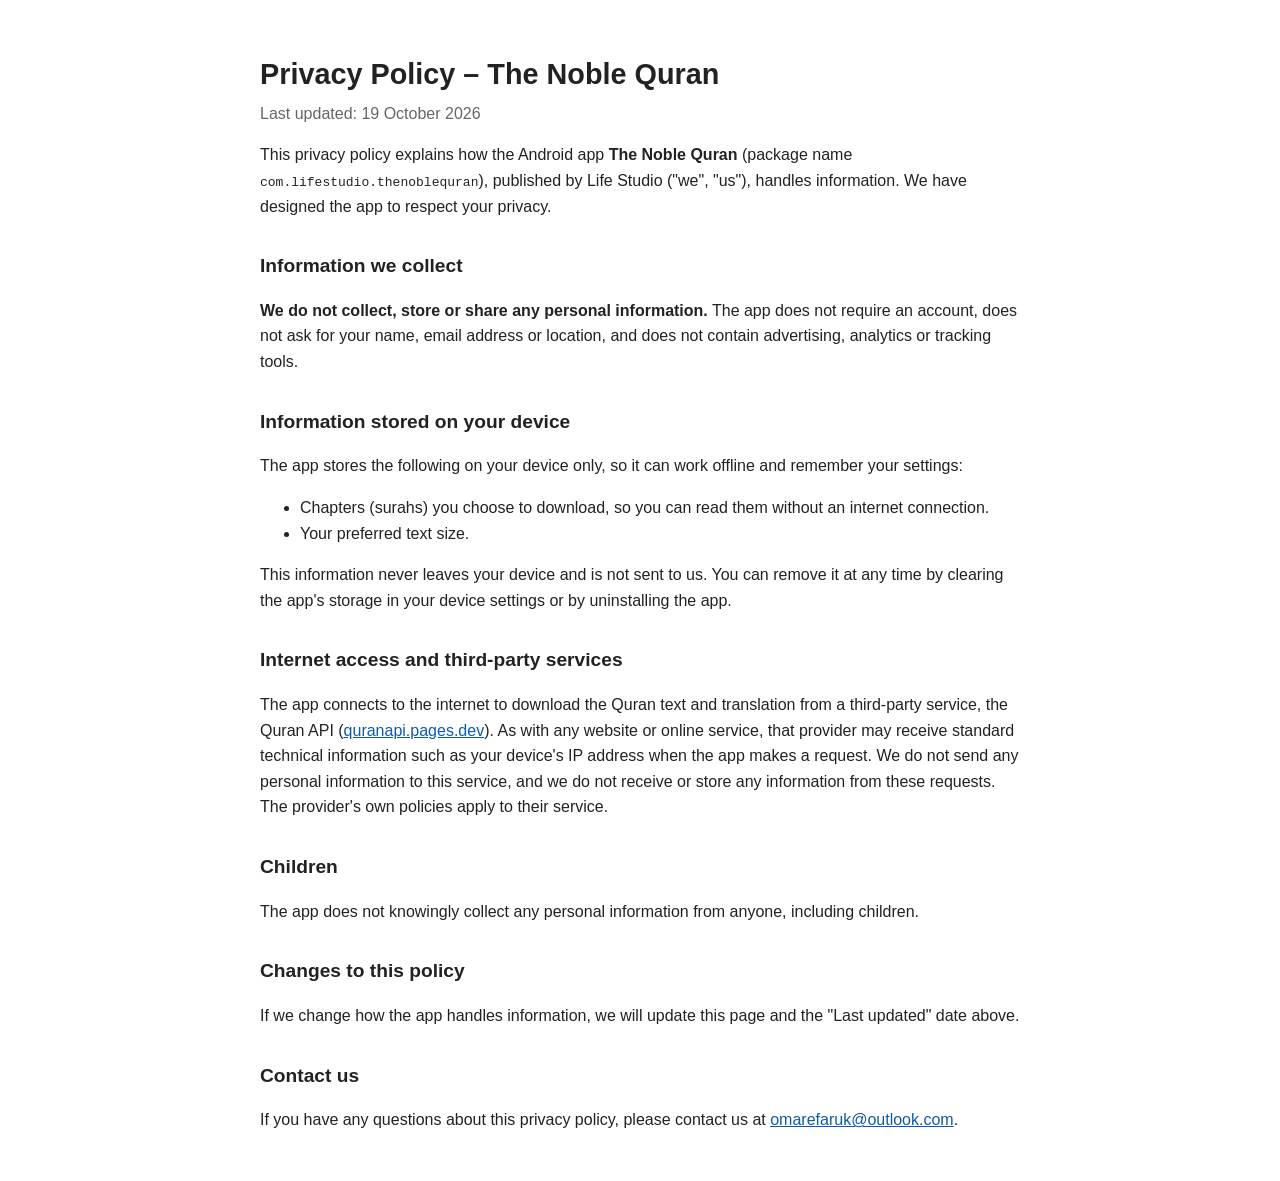
<file: privacy-noble-quran.html>
<!DOCTYPE html>
<html lang="en">
<head>
  <meta charset="UTF-8">
  <meta name="viewport" content="width=device-width, initial-scale=1.0">
  <title>Privacy Policy – The Noble Quran</title>
  <style>
    body { font-family: Arial, Helvetica, sans-serif; line-height: 1.6; color: #222; background: #fff; max-width: 760px; margin: 0 auto; padding: 32px 16px; }
    h1 { font-size: 1.8rem; margin-bottom: 0.2rem; }
    h2 { font-size: 1.2rem; margin-top: 2rem; }
    .updated { color: #666; margin-top: 0; }
    a { color: #0b5cad; }
  </style>
</head>
<body>
  <h1>Privacy Policy – The Noble Quran</h1>
  <p class="updated">Last updated: 19 October 2026</p>

  <p>This privacy policy explains how the Android app <strong>The Noble Quran</strong> (package name <code>com.lifestudio.thenoblequran</code>), published by Life Studio ("we", "us"), handles information. We have designed the app to respect your privacy.</p>

  <h2>Information we collect</h2>
  <p><strong>We do not collect, store or share any personal information.</strong> The app does not require an account, does not ask for your name, email address or location, and does not contain advertising, analytics or tracking tools.</p>

  <h2>Information stored on your device</h2>
  <p>The app stores the following on your device only, so it can work offline and remember your settings:</p>
  <ul>
    <li>Chapters (surahs) you choose to download, so you can read them without an internet connection.</li>
    <li>Your preferred text size.</li>
  </ul>
  <p>This information never leaves your device and is not sent to us. You can remove it at any time by clearing the app's storage in your device settings or by uninstalling the app.</p>

  <h2>Internet access and third-party services</h2>
  <p>The app connects to the internet to download the Quran text and translation from a third-party service, the Quran API (<a href="https://quranapi.pages.dev">quranapi.pages.dev</a>). As with any website or online service, that provider may receive standard technical information such as your device's IP address when the app makes a request. We do not send any personal information to this service, and we do not receive or store any information from these requests. The provider's own policies apply to their service.</p>

  <h2>Children</h2>
  <p>The app does not knowingly collect any personal information from anyone, including children.</p>

  <h2>Changes to this policy</h2>
  <p>If we change how the app handles information, we will update this page and the "Last updated" date above.</p>

  <h2>Contact us</h2>
  <p>If you have any questions about this privacy policy, please contact us at <a href="mailto:omarefaruk@outlook.com">omarefaruk@outlook.com</a>.</p>
</body>
</html>
</file>
